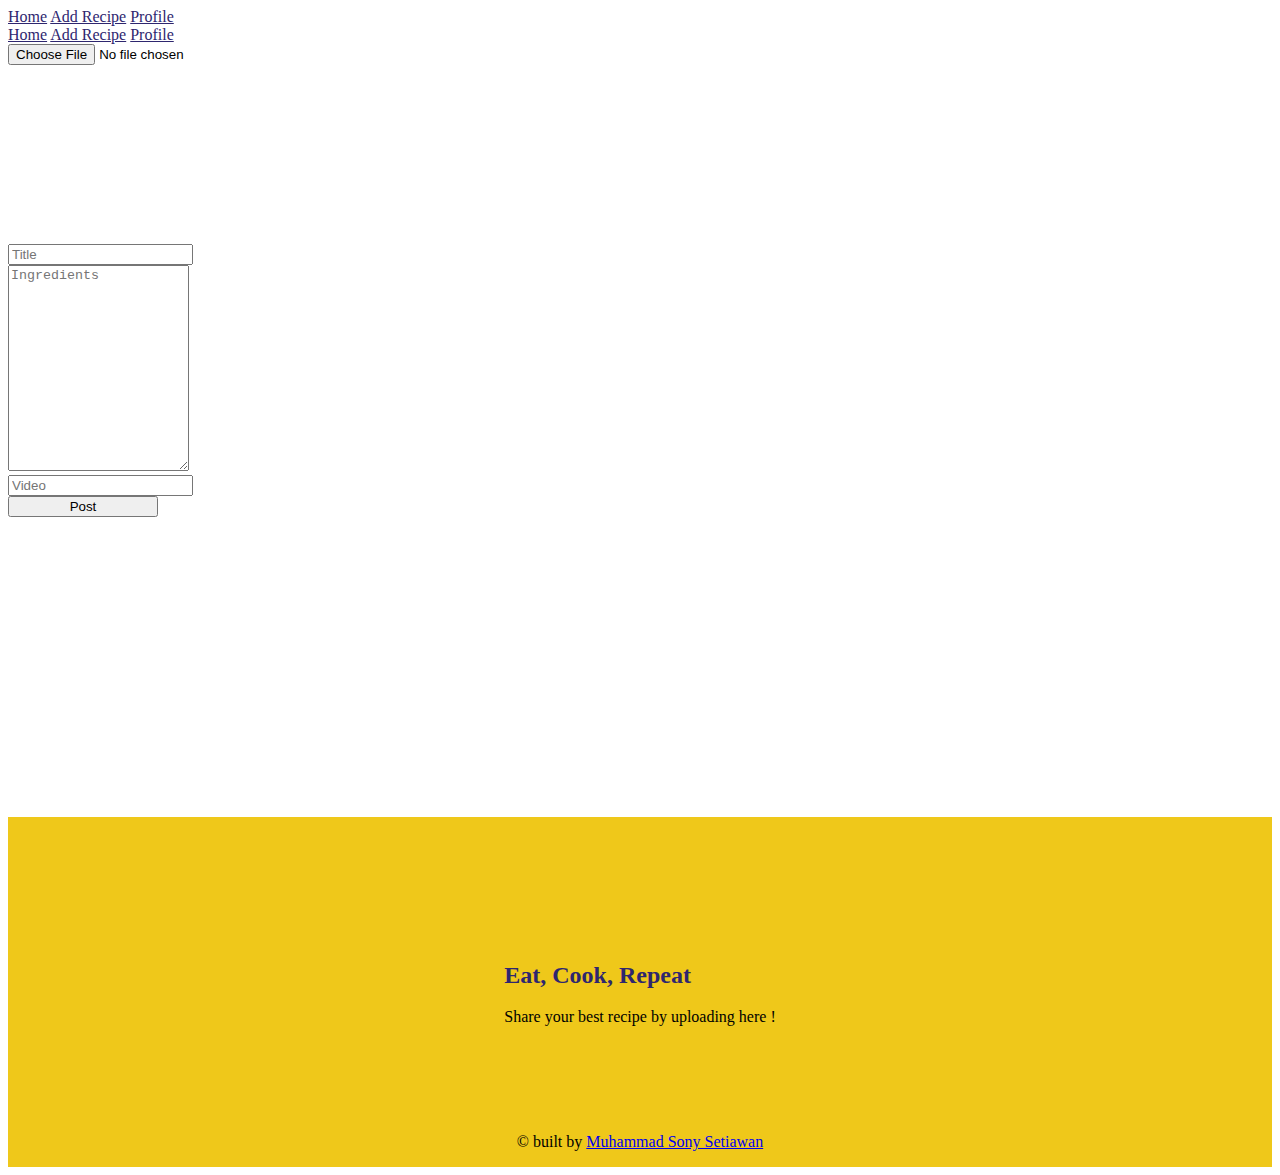
<file: Add-recipes.html>
<!DOCTYPE html>
<html lang="en">
  <head>
    <meta charset="UTF-8" />
    <meta http-equiv="X-UA-Compatible" content="IE=edge" />
    <meta name="viewport" content="width=device-width, initial-scale=1.0" />
    <title>Add Recipes</title>

    <link href="https://cdn.jsdelivr.net/npm/bootstrap@5.3.0-alpha3/dist/css/bootstrap.min.css" rel="stylesheet" integrity="sha384-KK94CHFLLe+nY2dmCWGMq91rCGa5gtU4mk92HdvYe+M/SXH301p5ILy+dN9+nJOZ" crossorigin="anonymous" />

    <link href="./style/Detile-recipes.css" rel="stylesheet" />
  </head>

  <body>
    <!-- start of header -->
    <header>
      <nav class="container mt-4">
        <div class="row animate__animated animate__fadeInDown">
          <div class="col-10">
            <div>
              <a class="text-primary fw-bold text-decoration-none" href="index.html">Home</a>
              <a class="text-primary fw-bold mx-5" href="Add-recipes.html">Add Recipe</a>
              <a class="text-primary fw-bold text-decoration-none" href="/Profile.html">Profile</a>
            </div>
          </div>
        </div>
      </nav>

      <div class="mt-2 d-flex justify-content-end align-items-center hide-desktop">
        <button class="btn" type="button" data-bs-toggle="collapse" data-bs-target="#collapseExample2" aria-expanded="false" aria-controls="collapseExample2">
          <img src="images/menu.webp" width="35px" height="35px" />
        </button>
      </div>
      <div class="collapse" id="collapseExample2">
        <div class="card card-body">
          <a class="text-primary fw-bold text-decoration-none mb-3 mt-3 text-center" href="/index.html">Home</a>
          <a class="text-primary fw-bold mb-3 text-center" href="/Add-recipes.html">Add Recipe</a>
          <a class="text-primary fw-bold text-decoration-none mb-3 text-center" href="/Profile.html">Profile</a>
        </div>
      </div>
    </header>
    <!-- end of header -->

    <!-- start of content -->
    <section id="content">
      <div class="container">
        <div class="input-group mb-3 mt-3">
          <input class="form-control h-20" type="file" id="formFileDisabled" placeholder="Comment" style="height: 200px" />
        </div>

        <div class="mb-3">
          <input type="text" class="form-control" id="exampleFormControlInput1" placeholder="Title" />
        </div>

        <div class="mb-3">
          <textarea class="form-control" style="height: 200px" id="exampleFormControlTextarea1" placeholder="Ingredients"></textarea>
        </div>

        <div class="mb-3">
          <input type="text" class="form-control" id="exampleFormControlInput1" placeholder="Video" />
        </div>

        <div class="mt-3 d-flex justify-content-center">
          <button class="btn btn-warning" style="width: 150px;">Post</button>
        </div>
      </div>
    </section>
    <!-- end of content -->

    <!-- start of footer -->
    <footer style="position: relative">
      <div>
        <h2 class="text-primary text-center">Eat, Cook, Repeat</h2>
        <p class="text-muted text-center">Share your best recipe by uploading here !</p>
      </div>

      <p class="footer-copyright">
        © built by
        <a class="text-decoration-none" href="https://github.com/MuhammadSonySetiawan">Muhammad Sony Setiawan</a>
      </p>
    </footer>
    <!-- end of footer -->

    <script src="https://cdn.jsdelivr.net/npm/bootstrap@5.3.0-alpha3/dist/js/bootstrap.bundle.min.js" integrity="sha384-ENjdO4Dr2bkBIFxQpeoTz1HIcje39Wm4jDKdf19U8gI4ddQ3GYNS7NTKfAdVQSZe" crossorigin="anonymous"></script>
  </body>
</html>
</file>
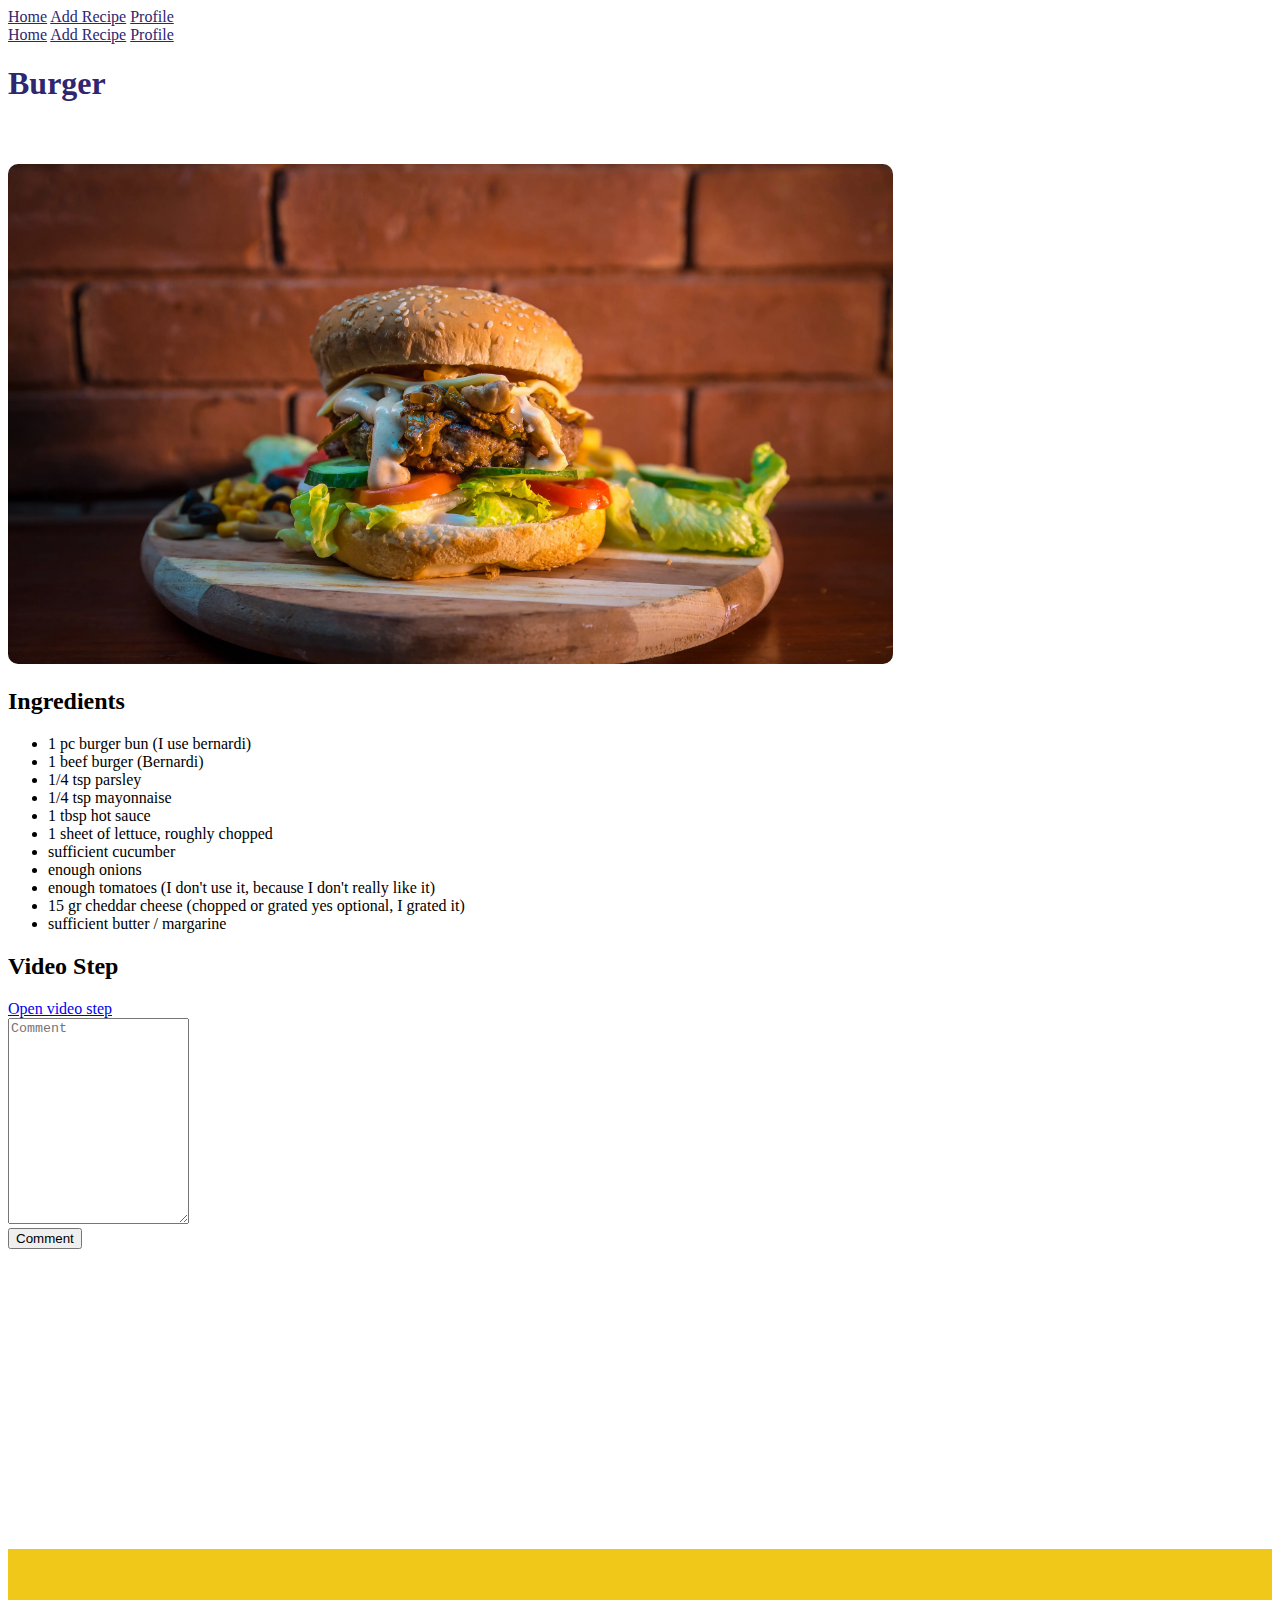
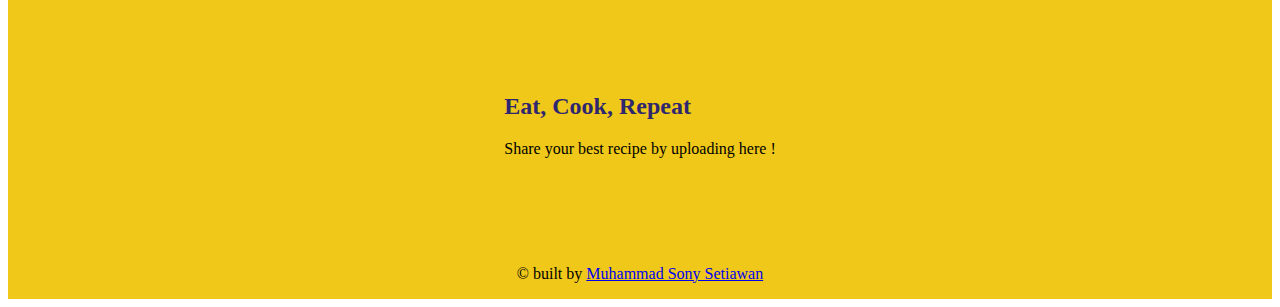
<file: Detile-recipes.html>
<!DOCTYPE html>
<html lang="en">

<head>
  <meta charset="UTF-8" />
  <meta http-equiv="X-UA-Compatible" content="IE=edge" />
  <meta name="viewport" content="width=device-width, initial-scale=1.0" />
  <title>Detile Recipes</title>

  <link href="https://cdn.jsdelivr.net/npm/bootstrap@5.3.0-alpha3/dist/css/bootstrap.min.css" rel="stylesheet"
    integrity="sha384-KK94CHFLLe+nY2dmCWGMq91rCGa5gtU4mk92HdvYe+M/SXH301p5ILy+dN9+nJOZ" crossorigin="anonymous" />

  <link href="./style/Detile-recipes.css" rel="stylesheet" />
</head>

<body>
  <!-- start of header -->
  <header>
    <nav class="container mt-4">
      <div class="row animate__animated animate__fadeInDown">
        <div class="col-10">
          <div>
            <a class="text-primary text-decoration-none fw-bold" href="index.html">Home</a>
            <a class="text-primary fw-bold text-decoration-none mx-5" href="Add-recipes.html">Add Recipe</a>
            <a class="text-primary fw-bold text-decoration-none" href="/Profile.html">Profile</a>
          </div>
        </div>
      </div>
    </nav>

    <div class="mt-2 d-flex justify-content-end align-items-center hide-desktop">
      <button class="btn" type="button" data-bs-toggle="collapse" data-bs-target="#collapseExample2"
        aria-expanded="false" aria-controls="collapseExample2">
        <img src="images/menu.webp" width="35px" height="35px" />
      </button>
    </div>
    <div class="collapse" id="collapseExample2">
      <div class="card card-body">
        <a class="text-primary fw-bold mb-3 text-decoration-none mt-3 text-center" href="/index.html">Home</a>
        <a class="text-primary fw-bold text-decoration-none mb-3 text-center" href="/Add-recipes.html">Add Recipe</a>
        <a class="text-primary fw-bold text-decoration-none mb-3 text-center" href="/Profile.html">Profile</a>
      </div>
    </div>
  </header>
  <!-- end of header -->

  <!-- start of content -->
  <section id="content">
    <div class="container">
      <h1 class="text-center text-primary">Burger</h1>

      <div class="d-flex justify-content-center">
        <img src="images/buger1.webp" class="main-image" />
      </div>

      <div class="row mt-5">
        <div class="col offset-md-2">
          <h2>Ingredients</h2>
          <ul>
            <li>1 pc burger bun (I use bernardi)</li>
            <li>1 beef burger (Bernardi)</li>
            <li>1/4 tsp parsley</li>
            <li>1/4 tsp mayonnaise</li>
            <li>1 tbsp hot sauce</li>
            <li>1 sheet of lettuce, roughly chopped</li>
            <li>sufficient cucumber</li>
            <li>enough onions</li>
            <li>enough tomatoes (I don't use it, because I don't really like it)</li>
            <li>15 gr cheddar cheese (chopped or grated yes optional, I grated it)</li>
            <li>sufficient butter / margarine</li>
          </ul>
        </div>
      </div>

      <div class="row mt-5">
        <div class="col offset-md-2">
          <h2>Video Step</h2>
          <div class="btn btn-warning"><a class="text-dark text-decoration-none" href="https://www.youtube.com/watch?v=BS5zxLxxV18">Open video step</a></div>
        </div>
      </div>

      <div class="row mt-5">
        <div class="row mt-5">
        <div class="col offset-md-2">
          <textarea class="form-control" aria-label="With textarea" placeholder="Comment" style="height: 200px"></textarea>
          <div class="mt-3 d-flex justify-content-center">
            <button class="btn btn-warning">Comment</button>
          </div>
        </div>
      </div>
      </div>
  </section>
  <!-- end of content -->

  <!-- start of footer -->
  <footer style="position: relative">
    <div>
      <h2 class="text-primary text-center">Eat, Cook, Repeat</h2>
      <p class="text-muted text-center">Share your best recipe by uploading here !</p>
    </div>

    <p class="footer-copyright">
      © built by
      <a class="text-decoration-none" href="https://github.com/MuhammadSonySetiawan">Muhammad Sony Setiawan</a>
    </p>
  </footer>
  <!-- end of footer -->


  <script src="https://cdn.jsdelivr.net/npm/bootstrap@5.3.0-alpha3/dist/js/bootstrap.bundle.min.js"
    integrity="sha384-ENjdO4Dr2bkBIFxQpeoTz1HIcje39Wm4jDKdf19U8gI4ddQ3GYNS7NTKfAdVQSZe"
    crossorigin="anonymous"></script>
</body>

</html>
</file>
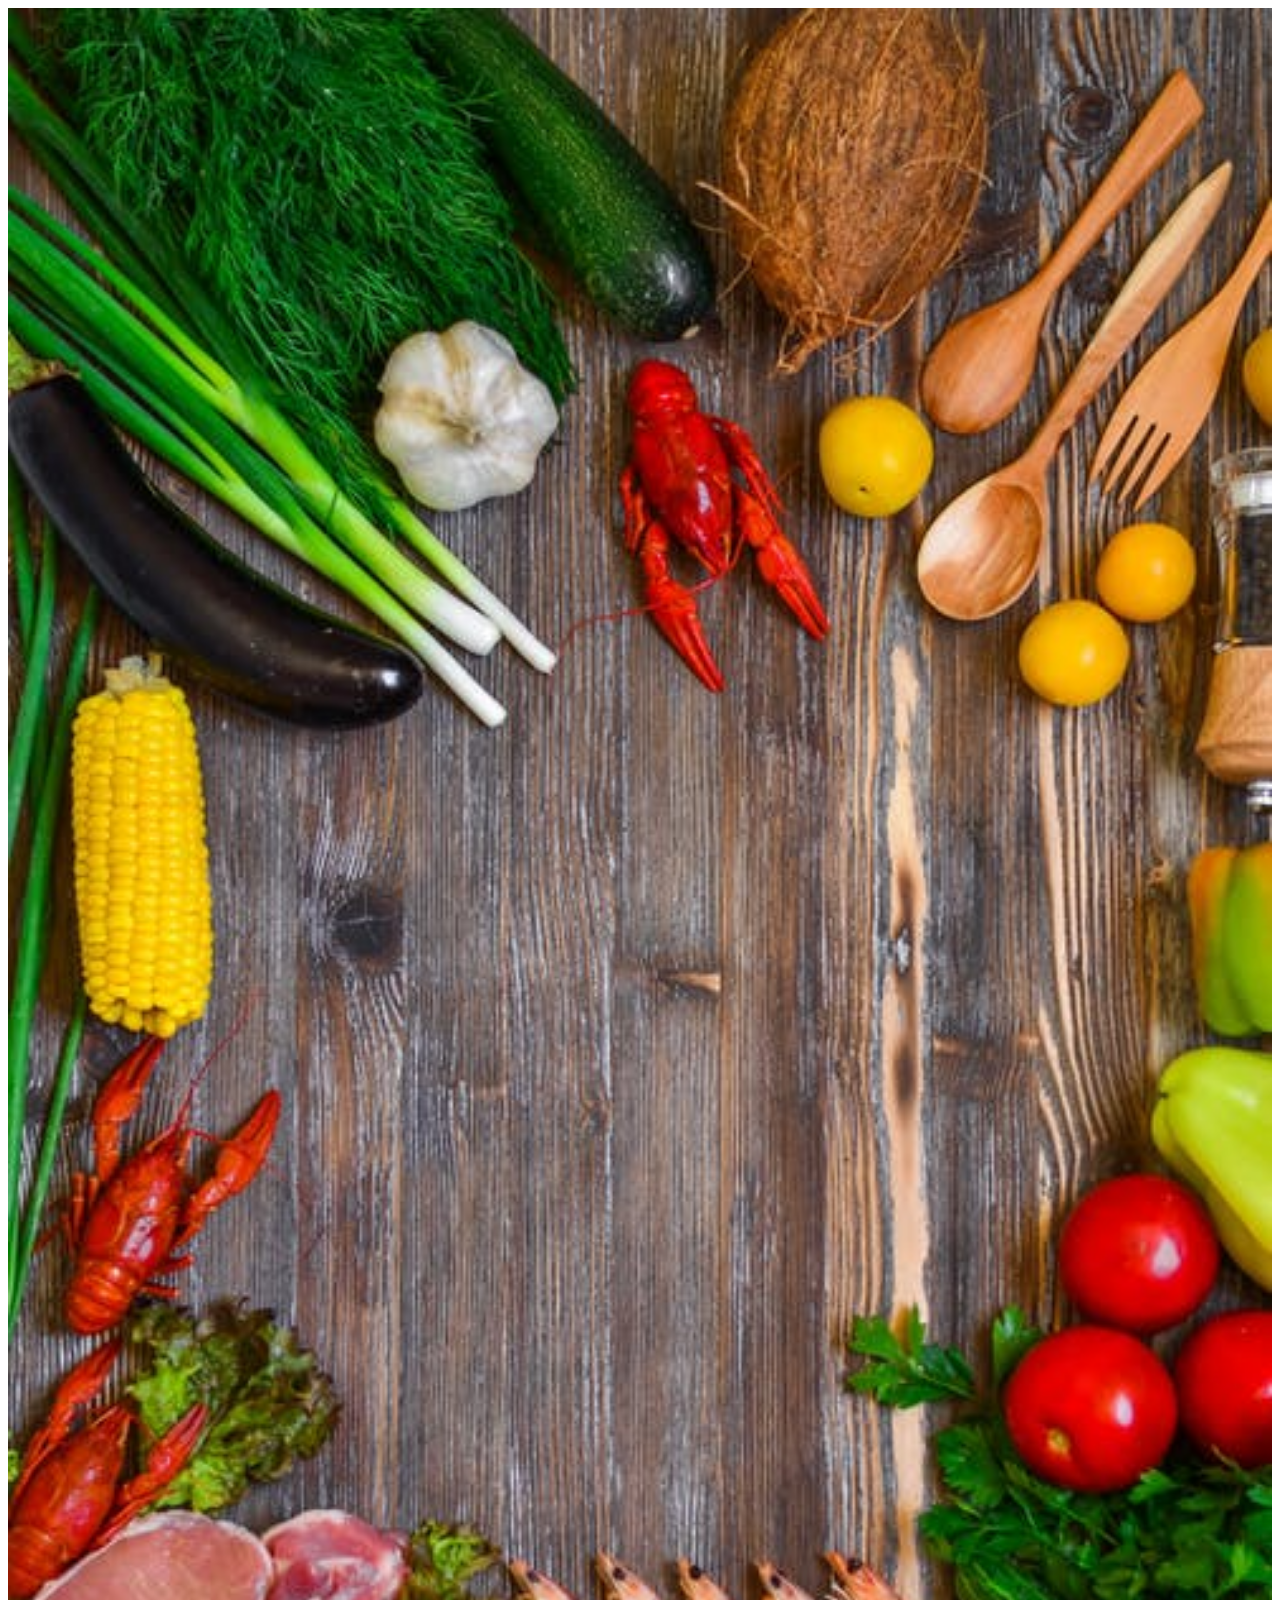
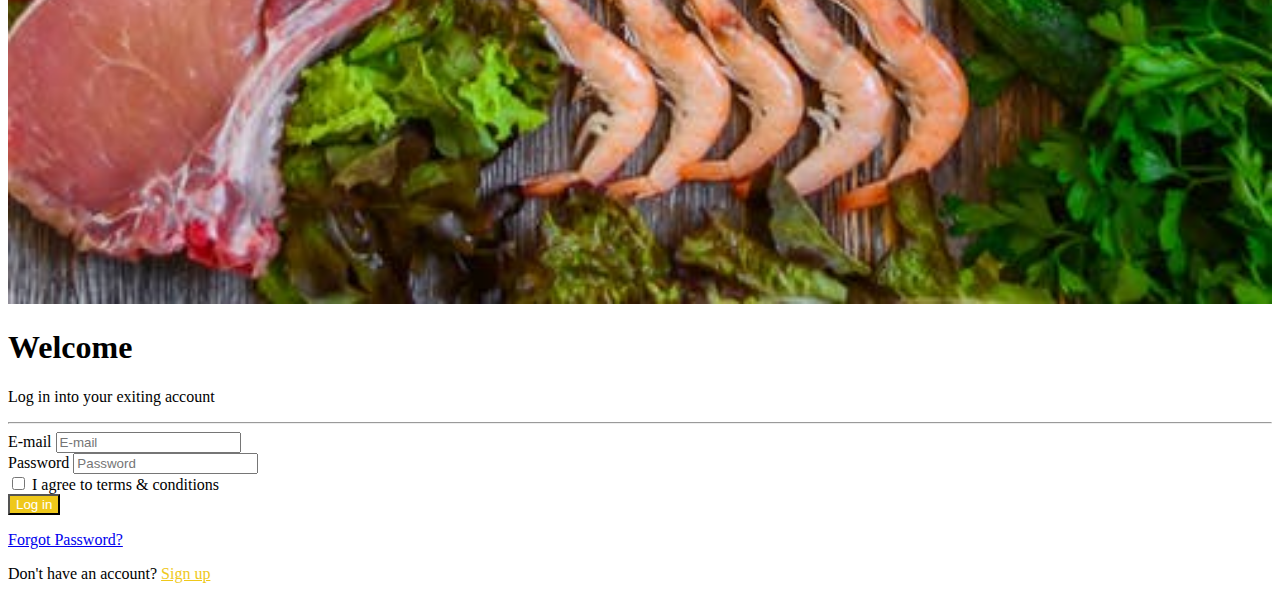
<file: login.html>
<!DOCTYPE html>
<html lang="en">
  <head>
    <meta charset="UTF-8" />
    <meta http-equiv="X-UA-Compatible" content="IE=edge" />
    <meta name="viewport" content="width=device-width, initial-scale=1.0" />
    <title>Login</title>

    <link href="https://cdn.jsdelivr.net/npm/bootstrap@5.3.0-alpha3/dist/css/bootstrap.min.css" rel="stylesheet" integrity="sha384-KK94CHFLLe+nY2dmCWGMq91rCGa5gtU4mk92HdvYe+M/SXH301p5ILy+dN9+nJOZ" crossorigin="anonymous" />

    <link href="./style/login.css" rel="stylesheet" />
  </head>
  <body>
    <div class="row flex-column flex-md-row">
      <div class="col p-4 vh-100 left-col d-flex justify-content-center align-items-center">
        <img class="image-fluid animate__animated animate__fadeInUp" src="./images/background-image.webp" alt="background-lift">
      </div>
      <div class="col p-4 d-flex flex-column justify-content-center m-0 animate__animated animate__fadeInDown">
        <h1 class="text-center">Welcome</h1>
        <p class="text-center text-secondary">
          Log in into your exiting account
        </p>
        <div class="row m-0 p-0 justify-content-start justify-content-md-center">
          <div class="col col-md-8">
            <hr>
            <form action="#" method="post">
              <div class="mb-3">
                <label for="email" class="form-label">E-mail</label>
                <input type="email" class="form-control" id="email" name="email" placeholder="E-mail">
              </div>
              <div class="mb-3">
                <label for="password" class="form-label">Password</label>
                <input type="password" class="form-control" id="password" name="password" placeholder="Password">
              </div>
              <div class="mb-3 form-check">
                <input type="checkbox" class="form-check-input" id="termsConditions" name="termsConditions">
                <label class="form-check-label" for="termsConditions">I agree to terms &amp; conditions</label>
              </div>
              <div class="d-grid">
                <button type="submit" class="btn" style="background-color: #efc81a; color: white">
                  Log in
                </button>
              </div>
              <p class="text-end fs-6 fw-medium mt-3">
                <a href="./login.html" class="text-decoration-none text-black text-body-secondary">Forgot Password?</a>
              </p>
            </form>
          </div>
        </div>
        <p class="text-center">
          Don't have an account?
          <a href="/Register.html" class="text-decoration-none" style="color: #efc81a">Sign up</a>
        </p>
      </div>
    </div>
    <script src="https://cdn.jsdelivr.net/npm/bootstrap@5.3.0-alpha3/dist/js/bootstrap.bundle.min.js" integrity="sha384-ENjdO4Dr2bkBIFxQpeoTz1HIcje39Wm4jDKdf19U8gI4ddQ3GYNS7NTKfAdVQSZe" crossorigin="anonymous"></script>
  

  </body>
</html>
</file>
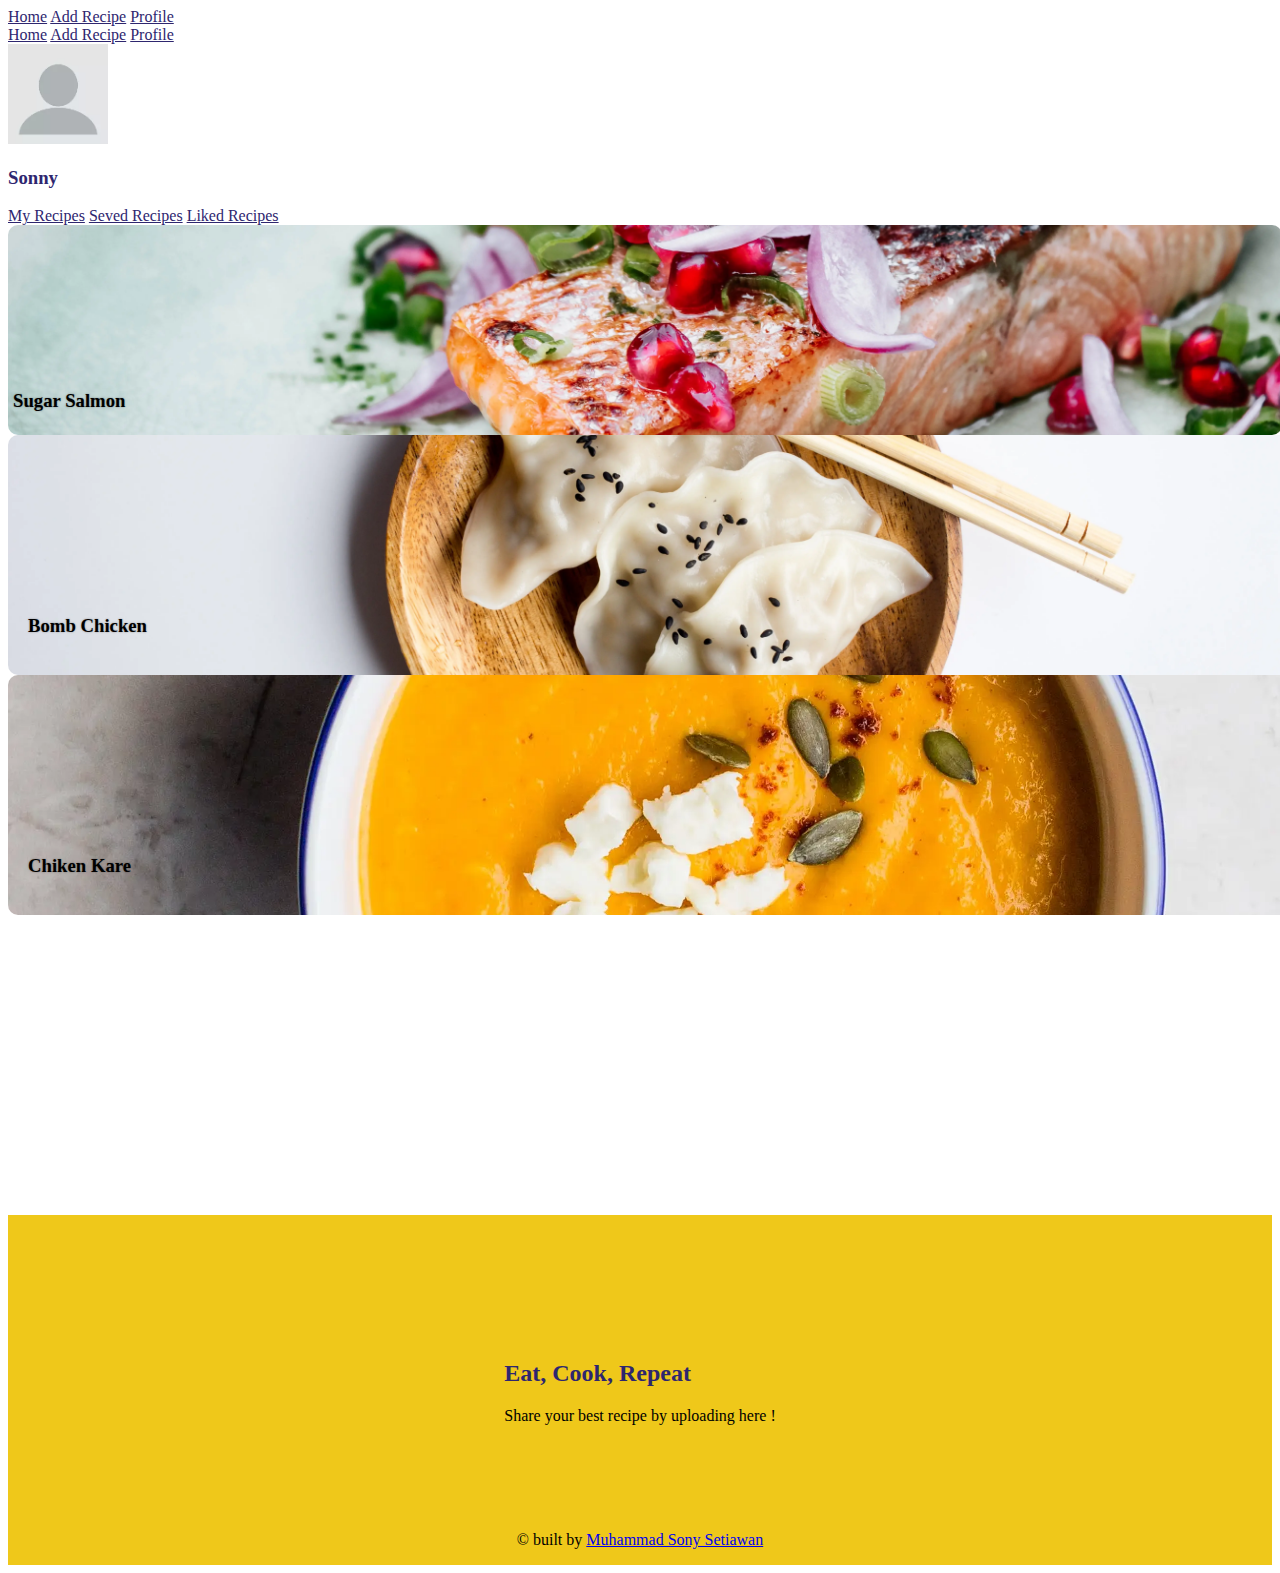
<file: Profile.html>
<!DOCTYPE html>
<html lang="en">
  <head>
    <meta charset="UTF-8" />
    <meta http-equiv="X-UA-Compatible" content="IE=edge" />
    <meta name="viewport" content="width=device-width, initial-scale=1.0" />
    <title>Add Recipes</title>

    <link href="https://cdn.jsdelivr.net/npm/bootstrap@5.3.0-alpha3/dist/css/bootstrap.min.css" rel="stylesheet" integrity="sha384-KK94CHFLLe+nY2dmCWGMq91rCGa5gtU4mk92HdvYe+M/SXH301p5ILy+dN9+nJOZ" crossorigin="anonymous" />

    <link href="./style/Detile-recipes.css" rel="stylesheet" />
  </head>

  <body>
    <!-- start of header -->
    <header>
      <nav class="container mt-4">
        <div class="row animate__animated animate__fadeInDown">
          <div class="col-10">
            <div>
              <a class="text-primary fw-bold text-decoration-none" href="index.html">Home</a>
              <a class="text-primary fw-bold text-decoration-none mx-5" href="Add-recipes.html">Add Recipe</a>
              <a class="text-primary fw-bold" href="/Profile.html">Profile</a>
            </div>
          </div>
        </div>
      </nav>

      <div class="mt-2 d-flex justify-content-end align-items-center hide-desktop">
        <button class="btn" type="button" data-bs-toggle="collapse" data-bs-target="#collapseExample2" aria-expanded="false" aria-controls="collapseExample2">
          <img src="images/menu.webp" width="35px" height="35px" />
        </button>
      </div>
      <div class="collapse" id="collapseExample2">
        <div class="card card-body">
          <a class="text-primary fw-bold mb-3 mt-3 text-decoration-none text-center" href="/index.html">Home</a>
          <a class="text-primary fw-bold text-decoration-none mb-3 text-center" href="/Add-recipes.html">Add Recipe</a>
          <a class="text-primary fw-bold mb-3 text-center" href="/Profile.html">Profile</a>
        </div>
      </div>
    </header>
    <!-- end of header -->

    <!-- Start of Content -->
    <div class="container mb-4">
      <div class="d-flex justify-content-center mt-2">
        <img src="images/profile.webp" class="rounded-circle" alt="Cinque Terre" width="100" height="100" />
      </div>
      <div class="mt-3 d-flex justify-content-center">
        <h3 class="text-center text-primary">Sonny</h3>
      </div>
    </div>
    <!-- end of content -->

    <!-- Start Header Recipes -->
    <header>
      <section id="popular-recipe">
        <div class="container d-flex bd-highlight mb-3">
          <div class="menu-recipes mt-4">
            <div class="row animate__animated animate__fadeInDown mb-4">
              <div class="col-12">
                <div>
                  <a class="text-primary fw-bold" href="#">My Recipes</a>
                  <a class="text-primary fw-bold text-decoration-none mx-4" href="#">Seved Recipes</a>
                  <a class="text-primary fw-bold text-decoration-none" href="#">Liked Recipes</a>
                </div>
              </div>
            </div>

            <div class="row">
              <div class="col-md-4 col-xs-12 mb-4">
                <div
                  class="menu-recipes"
                  style="
                    background-image: url('images/sugarSalmon.webp');
                    width: 100%;
                    background-color: gray;
                    height: 200px;
                    border-radius: 10px;
                    cursor: pointer;
                    background-size: cover;
                    background-position: center;
                    display: flex;
                    align-items: end;
                    padding: 5px;
                  "
                >
                  <h3 style="text-shadow: 0px 0px 2px rgba(0, 0, 0, 0.4)">Sugar Salmon</h3>
                </div>
              </div>

              <div class="col-md-4 col-xs-12 mb-4">
                <div
                  class="menu-background"
                  style="
                    background-image: url('images/bombChicken.webp');
                    width: 100%;
                    background-color: gray;
                    height: 200px;
                    border-radius: 10px;
                    cursor: pointer;
                    background-size: cover;
                    background-position: center;
                    display: flex;
                    align-items: end;
                    padding: 20px;
                  "
                >
                  <h3 style="text-shadow: 0px 0px 2px rgba(0, 0, 0, 0.4)">Bomb Chicken</h3>
                </div>
              </div>

              <div class="col-md-4 col-xs-12 mb-4">
                <div
                  class="menu-background"
                  style="
                    background-image: url('images/chikenKare.webp');
                    width: 100%;
                    background-color: gray;
                    height: 200px;
                    border-radius: 10px;
                    cursor: pointer;
                    background-size: cover;
                    background-position: center;
                    display: flex;
                    align-items: end;
                    padding: 20px;
                  "
                >
                  <h3 style="text-shadow: 0px 0px 2px rgba(0, 0, 0, 0.4)">Chiken Kare</h3>
                </div>
              </div>
            </div>
          </div>
        </div>
      </section>
    </header>

    <!-- end Header recipes -->

    <!-- start of footer -->
    <footer style="position: relative">
      <div>
        <h2 class="text-primary text-center">Eat, Cook, Repeat</h2>
        <p class="text-muted text-center">Share your best recipe by uploading here !</p>
      </div>

      <p class="footer-copyright">
        © built by
        <a class="text-decoration-none" href="https://github.com/MuhammadSonySetiawan">Muhammad Sony Setiawan</a>
      </p>
    </footer>
    <!-- end of footer -->

    <script src="https://cdn.jsdelivr.net/npm/bootstrap@5.3.0-alpha3/dist/js/bootstrap.bundle.min.js" integrity="sha384-ENjdO4Dr2bkBIFxQpeoTz1HIcje39Wm4jDKdf19U8gI4ddQ3GYNS7NTKfAdVQSZe" crossorigin="anonymous"></script>
  </body>
</html>
</file>
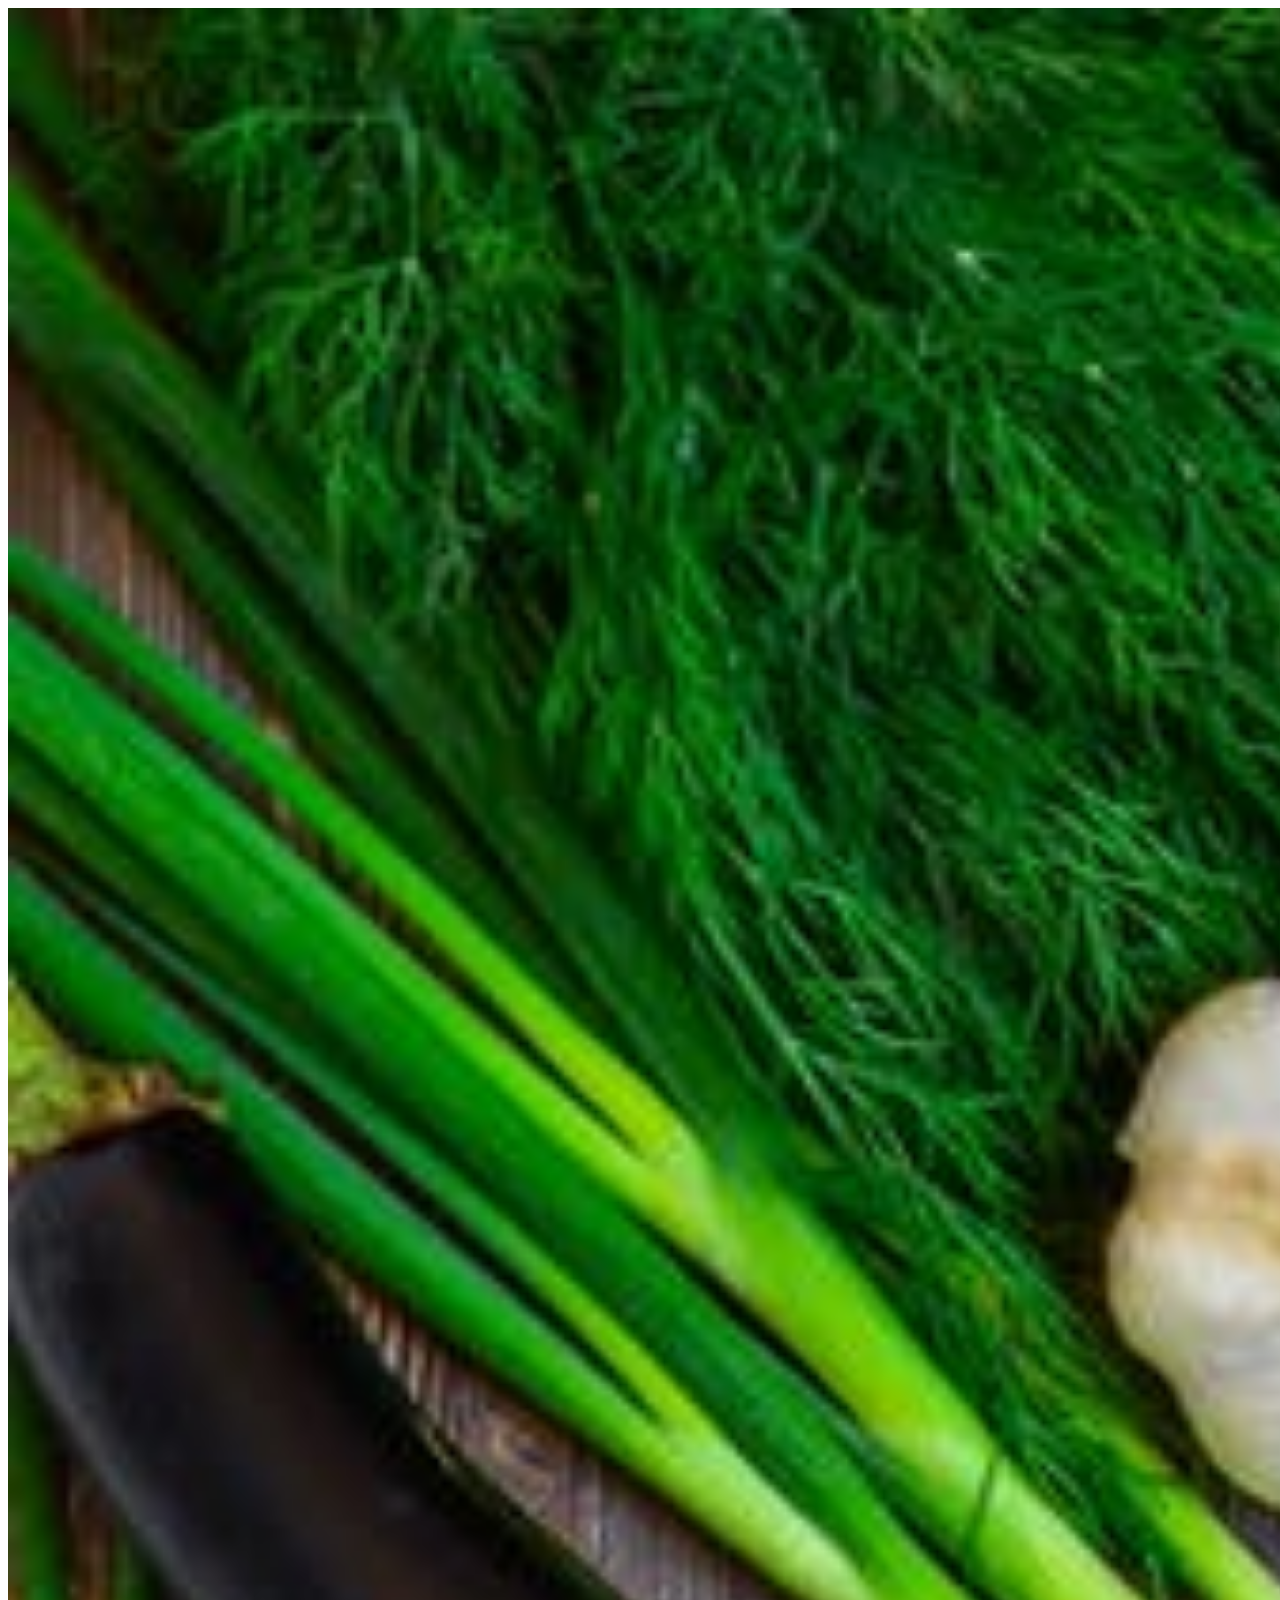
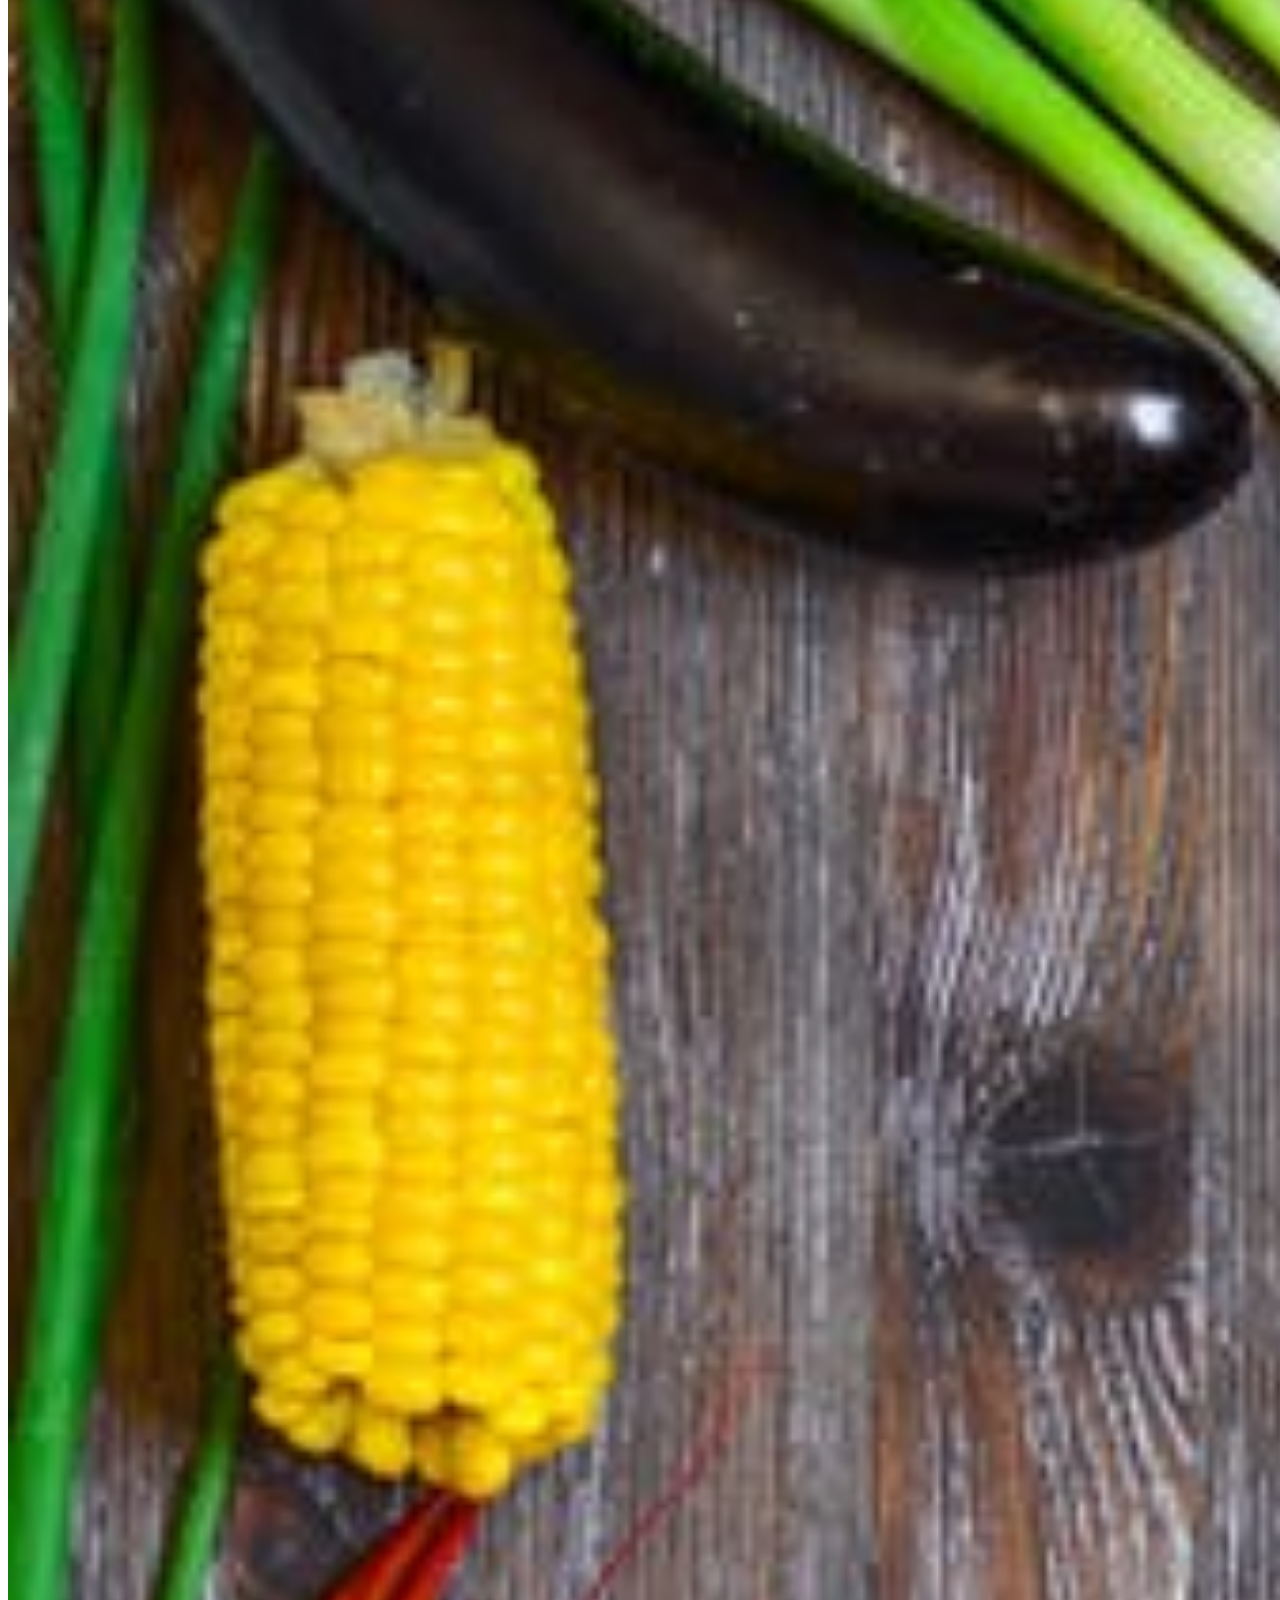
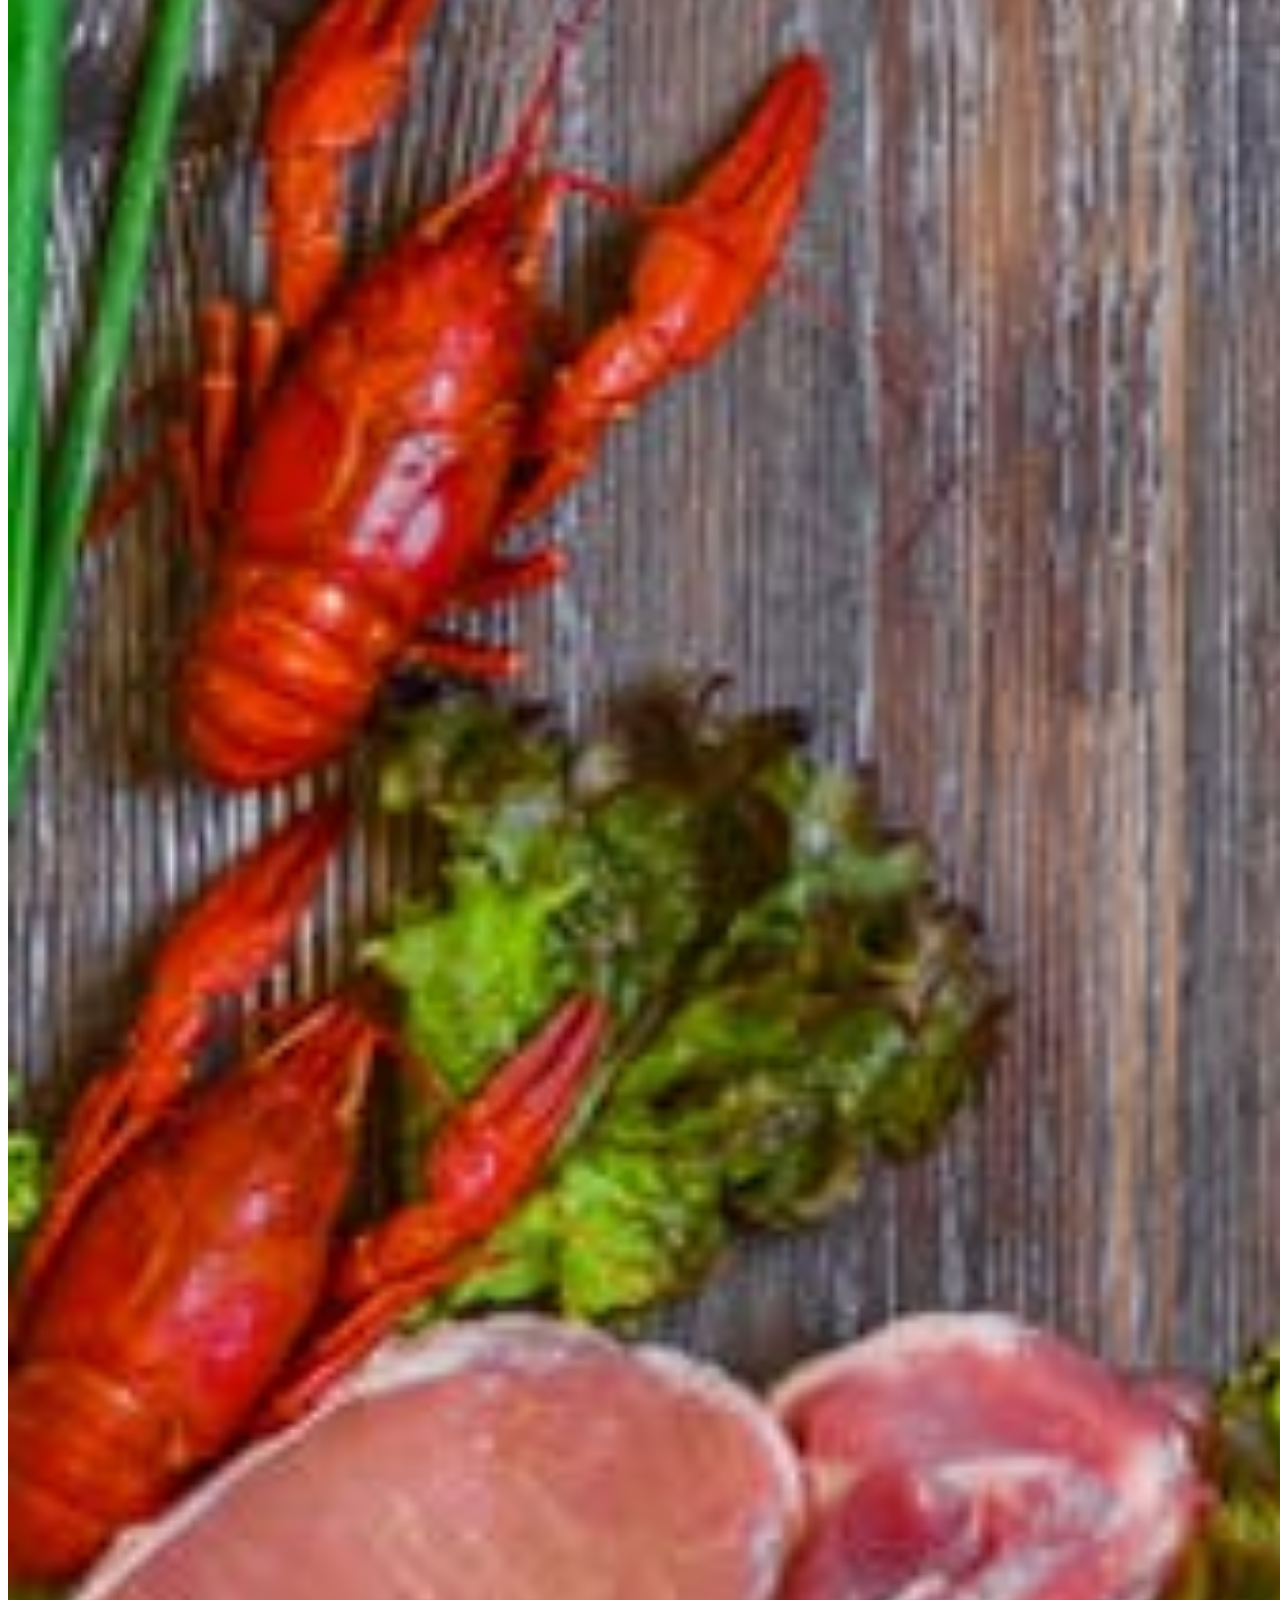
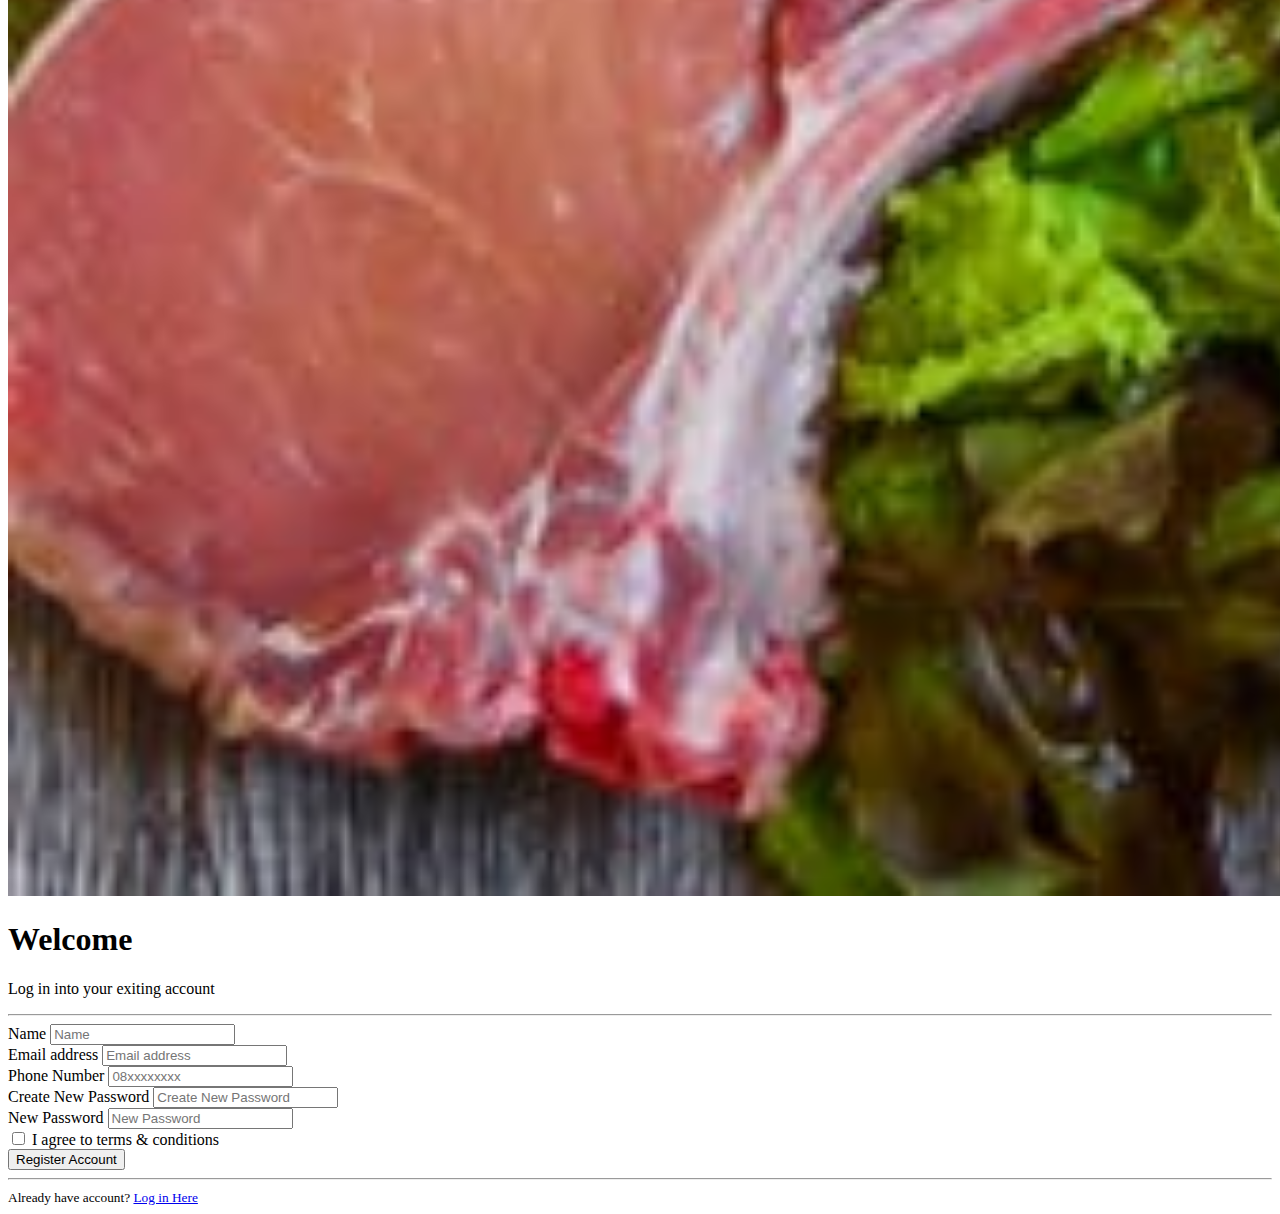
<file: Register.html>
<!DOCTYPE html>
<html lang="en">
  <head>
    <meta charset="UTF-8" />
    <meta http-equiv="X-UA-Compatible" content="IE=edge" />
    <meta name="viewport" content="width=device-width, initial-scale=1.0" />
    <title>Register</title>

    <link href="https://cdn.jsdelivr.net/npm/bootstrap@5.3.0-alpha3/dist/css/bootstrap.min.css" rel="stylesheet" integrity="sha384-KK94CHFLLe+nY2dmCWGMq91rCGa5gtU4mk92HdvYe+M/SXH301p5ILy+dN9+nJOZ" crossorigin="anonymous" />

    <link href="./style/Register.css" rel="stylesheet" />
  </head>
  <body>
    <div class="row flex-column flex-md-row">
      <div class="col p-4 vh-100 left-col d-flex justify-content-center align-items-center">
        <img class="image-fluid animate__animated animate__fadeInUp" src="./images/background-image.webp" alt="background-lift" />
      </div>
      <div class="col p-4 d-flex flex-column justify-content-center m-0 animate__animated animate__fadeInDown">
        <h1 class="text-center">Welcome</h1>
        <p class="text-center text-secondary">Log in into your exiting account</p>

        <hr />

        <div class="row m-0 p-0 justify-content-start justify-content-md-center">
          <div class="col col-md-8">

        <form>
          <div class="mb-3">
            <label for="exampleInputName" class="form-label">Name</label>
            <input type="text" class="form-control form-control-lg" id="exampleInputName" aria-describedby="nameHelp" placeholder="Name" />
          </div>
          <div class="mb-3">
            <label for="exampleInputEmail1" class="form-label">Email address</label>
            <input type="email" class="form-control form-control-lg" id="exampleInputEmail1" aria-describedby="emailHelp" placeholder="Email address" />
          </div>
          <div class="mb-3">
            <label for="exampleInputPhoneNumber" class="form-label">Phone Number</label>
            <input type="number" class="form-control form-control-lg" id="exampleInputPhoneNumber" aria-describedby="phoneNumberHelp" placeholder="08xxxxxxxx" />
          </div>
          <div class="mb-3">
            <label for="exampleInputPassword1" class="form-label">Create New Password</label>
            <input type="password" class="form-control form-control-lg" id="exampleInputPassword1" placeholder="Create New Password" />
          </div>
          <div class="mb-3">
            <label for="exampleInputPassword2" class="form-label">New Password</label>
            <input type="password" class="form-control form-control-lg" id="exampleInputPassword2" placeholder="New Password" />
          </div>
          <div class="mb-3 form-check">
            <input type="checkbox" class="form-check-input" id="exampleCheck1" />
            <label class="form-check-label" for="exampleCheck1">I agree to terms & conditions</label>
          </div>
          <div class="d-grid">
            <button type="submit" class="btn btn-primary btn-lg btn-warning">Register Account</button>
          </div>
        </form>
</div>
</div>
        <hr />

        <small class="d-block text-center text-muted">Already have account? <a class="text-warning text-decoration-none" href="login.html">Log in Here</a></small>
      </div>
    </div>

    <script src="https://cdn.jsdelivr.net/npm/bootstrap@5.3.0-alpha3/dist/js/bootstrap.bundle.min.js" integrity="sha384-ENjdO4Dr2bkBIFxQpeoTz1HIcje39Wm4jDKdf19U8gI4ddQ3GYNS7NTKfAdVQSZe" crossorigin="anonymous"></script>
  </body>
</html>
</file>
<file: style/Detile-recipes.css>
.text-primary {
  color: #2e266f !important;
}

.hide-desktop {
  display: none;
  visibility: hidden;
}

footer {
  margin-top: 300px;
  height: 350px;
  background-color: #efc81a;
  display: flex;
  justify-content: center;
  align-items: center;
}

.footer-copyright {
  position: absolute;
  bottom: 0;
  z-index: 1;
}

.main-image {
  height: 500px;
  width: 70%;
  margin-top: 40px;
  object-fit: cover;
  object-position: center;
  background-color: gray;
  border-radius: 10px;
}

@media only screen and (max-width: 575px) {
  nav {
    display: none;
    visibility: hidden;
  }

  #content {
    margin-top: 50px;
  }

  .main-image {
    width: 100%;
    height: 300px;
  }

  .hide-desktop {
    display: block;
    visibility: visible;
  }
}
</file>
<file: style/login.css>
.image-fluid {
width:100%;
height: 100%;
}

@media only screen and (max-width: 768px) {
    img{
    display: none;
    visibility: hidden;
    }
}
</file>
<file: style/Register.css>
.image-fluid {
width: 300%;
height: 170%;
}

@media only screen and (max-width: 768px) {
    img{
    display: none;
    visibility: hidden;
    }
}
</file>
